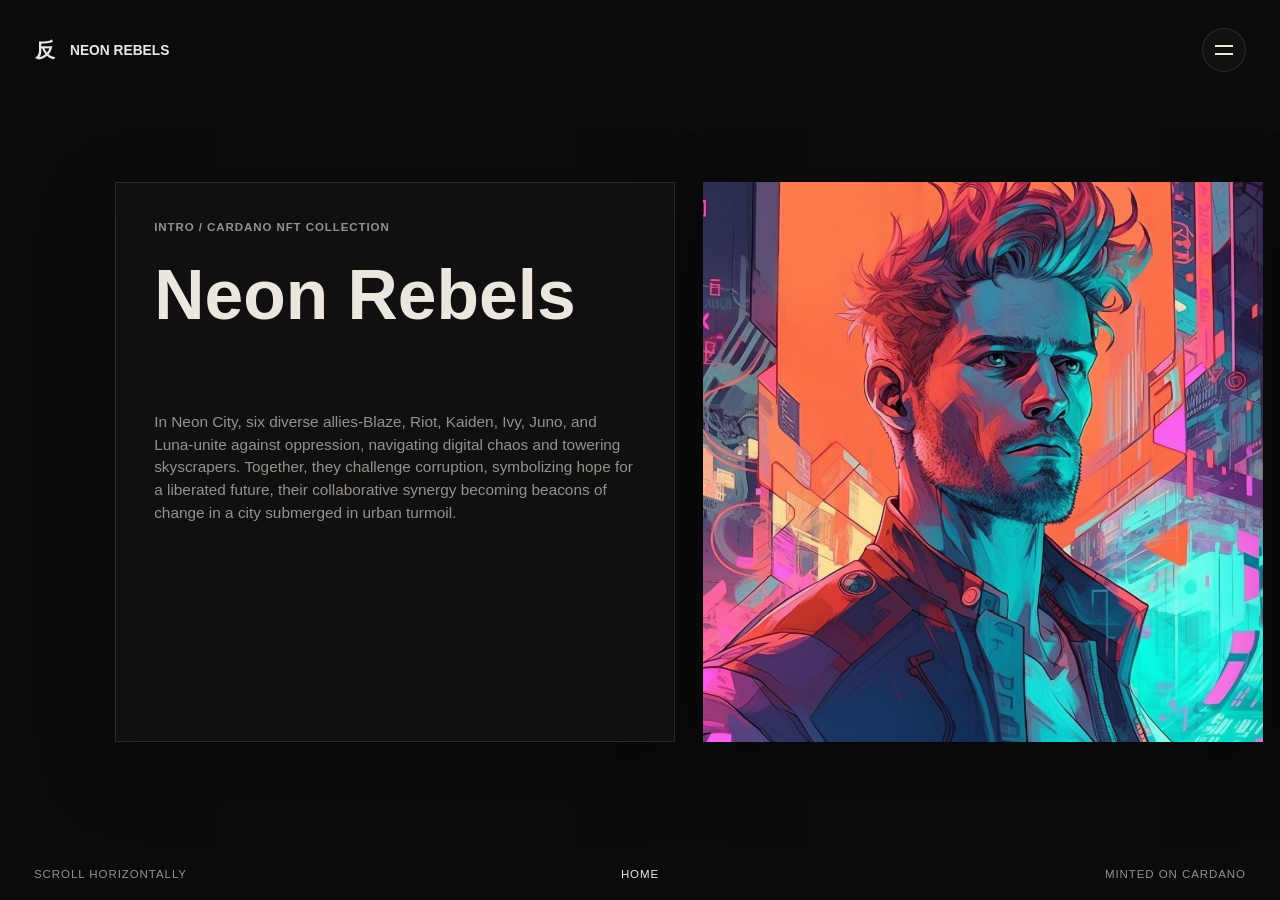
<file: index.html>
<!doctype html>
<html lang="en">
  <head>
    <meta charset="utf-8">
    <meta name="viewport" content="width=device-width, initial-scale=1">
    <meta name="description" content="Neon Rebels is a Cardano NFT collection composed of eleven characters and two scenes set in Neon City.">
    <link rel="canonical" href="https://neonrebels.xyz/">
    <meta property="og:type" content="website">
    <meta property="og:url" content="https://neonrebels.xyz/">
    <meta property="og:title" content="Neon Rebels - Cardano NFT Collection">
    <meta property="og:description" content="Explore Neon Rebels, a Cardano NFT collection composed of eleven characters and two scenes set in Neon City.">
    <meta property="og:image" content="https://neonrebels.xyz/public/neon-rebels/blaze.jpg">
    <meta name="twitter:card" content="summary_large_image">
    <meta name="twitter:title" content="Neon Rebels - Cardano NFT Collection">
    <meta name="twitter:description" content="Explore Neon Rebels, a Cardano NFT collection composed of eleven characters and two scenes set in Neon City.">
    <meta name="twitter:image" content="https://neonrebels.xyz/public/neon-rebels/blaze.jpg">
    <title>Neon Rebels - Cardano NFT Collection</title>
    <link rel="icon" href="favicon.ico">
    <link rel="stylesheet" href="styles.css">
    <script type="application/ld+json">
      {
        "@context": "https://schema.org",
        "@type": "CreativeWork",
        "name": "Neon Rebels",
        "url": "https://neonrebels.xyz/",
        "description": "Neon Rebels is a Cardano NFT collection composed of eleven characters and two scenes set in Neon City.",
        "creator": {
          "@type": "Person",
          "name": "Davide Xyz",
          "url": "https://www.davide.xyz"
        },
        "image": "https://neonrebels.xyz/public/neon-rebels/blaze.jpg",
        "sameAs": [
          "https://cardanoscan.io/tokenPolicy/540d4f0c117a462f80c72f6b10ace93161b6e935f6fbef6cfe0b01ac",
          "https://www.redbubble.com/people/DavideXyz/shop"
        ]
      }
    </script>
  </head>
  <body>
    <header class="app-header">
      <a class="brand" href="#home" aria-label="Neon Rebels home">
        <span class="brand-symbol">反</span>
        <span>Neon Rebels</span>
      </a>
      <button class="menu-toggle" type="button" aria-label="Open menu" aria-expanded="false" aria-controls="menu-panel">
        <span></span>
        <span></span>
      </button>
    </header>

    <nav class="menu-panel" id="menu-panel" aria-label="Main menu">
      <a href="#home">Home</a>
      <a href="#plot">Plot</a>
      <a href="#collection">NFT Collection</a>
      <a href="#about">About</a>
      <a href="#about">Contact</a>
      <a href="https://www.redbubble.com/people/DavideXyz/shop" target="_blank" rel="noreferrer">Redbubble Store</a>
      <a href="privacy.html">Privacy</a>
    </nav>

    <main class="rail" id="rail" aria-label="Neon Rebels horizontal collection">
      <section class="panel home-card" id="home" data-section="Home">
        <p class="eyebrow">Intro / Cardano NFT Collection</p>
        <h1>Neon Rebels</h1>
        <p class="intro-text">
          In Neon City, six diverse allies-Blaze, Riot, Kaiden, Ivy, Juno, and Luna-unite against oppression,
          navigating digital chaos and towering skyscrapers. Together, they challenge corruption, symbolizing hope for a
          liberated future, their collaborative synergy becoming beacons of change in a city submerged in urban turmoil.
        </p>
      </section>

      <figure class="panel nft-card square-media"><img src="public/neon-rebels/blaze.jpg" alt="Blaze NFT artwork"></figure>
      <section class="panel text-card"><p class="eyebrow">001 / Character</p><h2>ブレイズ - Blaze</h2><p>Born to a family of brilliant programmers, Blaze's electric hair symbolizes her fiery determination. After a corporate scandal shattered her family, she immersed herself in hacking, becoming Neon City's digital phantom.</p></section>

      <figure class="panel nft-card square-media"><img src="public/neon-rebels/kaiden.jpg" alt="Kaiden NFT artwork"></figure>
      <section class="panel text-card"><p class="eyebrow">002 / Character</p><h2>会田 - Kaiden</h2><p>Raised in the slums, Kaiden honed stealth skills to survive. Rumors swirl around her cryptic past, fueling her motivation to dismantle the city's corruption. Her affinity for disguise and subterfuge makes her an enigmatic yet crucial member of the team.</p></section>

      <figure class="panel nft-card square-media"><img src="public/neon-rebels/ivy.jpg" alt="Ivy NFT artwork"></figure>
      <section class="panel text-card"><p class="eyebrow">003 / Character</p><h2>ルナ - Ivy</h2><p>From a lineage of innovators, Ivy's inventions rival the city's elite technology. Her heart beats for the marginalized, each creation a step towards equality. In her workshop, surrounded by tools and blueprints, she crafts hope for a better Neon City.</p></section>

      <figure class="panel nft-card square-media"><img src="public/neon-rebels/riot.jpg" alt="Riot NFT artwork"></figure>
      <section class="panel text-card"><p class="eyebrow">004 / Character</p><h2>暴動 - Riot</h2><p>A victim of an industrial accident, Riot emerged with cybernetic strength. Her fearless nature and sense of justice made her the city's guardian. Beneath her tough exterior is a compassionate soul, fighting for the downtrodden, her cyber enhancements a testament to her resilience.</p></section>

      <figure class="panel nft-card square-media"><img src="public/neon-rebels/juno.jpg" alt="Juno NFT artwork"></figure>
      <section class="panel text-card"><p class="eyebrow">005 / Character</p><h2>ジュノ - Juno</h2><p>A strategist since childhood, Juno's mind deciphers chaos into plans of action. Her leadership keeps the team cohesive in the face of danger. Behind her calculating gaze lies a fierce loyalty to justice and her comrades.</p></section>

      <figure class="panel nft-card square-media"><img src="public/neon-rebels/luna.jpg" alt="Luna NFT artwork"></figure>
      <section class="panel text-card"><p class="eyebrow">006 / Character</p><h2>アイビ - Luna</h2><p>Gifted with empathetic senses, Luna feels the city's heartbeat like a second pulse. Her intuitive nature binds the group, offering solace amidst turmoil. Her unwavering empathy kindles the flame of revolution, illuminating a path to a brighter future.</p></section>

      <figure class="panel nft-card square-media"><img src="public/neon-rebels/selena.jpg" alt="Selena NFT artwork"></figure>
      <section class="panel text-card"><p class="eyebrow">007 / Character</p><h2>セレナ - Selena</h2><p>Detective Selena Cruz was once an idealistic recruit, then jaded by Neon City's corruption. Tasked with hunting the rebels, she battles inner turmoil, torn between duty and conscience.</p></section>

      <figure class="panel nft-card square-media"><img src="public/neon-rebels/mara.jpg" alt="Mara NFT artwork"></figure>
      <section class="panel text-card"><p class="eyebrow">008 / Character</p><h2>マラ - Mara</h2><p>Sergeant Mara Kincaid rose through the ranks and embodies authority. With a ruthless determination to maintain order, she pursues the rebels, her loyalty unwavering.</p></section>

      <figure class="panel nft-card square-media"><img src="public/neon-rebels/mia.jpg" alt="Mia NFT artwork"></figure>
      <section class="panel text-card"><p class="eyebrow">009 / Character</p><h2>ミア - Mia</h2><p>Patrol Officer Mia Vasquez is entrusted with the city's streets. Torn between loyalty to her comrades and empathy for the rebels, she grapples with her conscience.</p></section>

      <figure class="panel nft-card square-media"><img src="public/neon-rebels/dax-orlan.jpg" alt="Dax Orlan NFT artwork"></figure>
      <section class="panel text-card"><p class="eyebrow">010 / Character</p><h2>ダックス - Dax Orlan</h2><p>Driven by integrity, Dax fights to dismantle corruption and empower Neon City's oppressed. His efforts inspire hope, but his ideals put him in the crosshairs of powerful enemies.</p></section>

      <figure class="panel nft-card square-media"><img src="public/neon-rebels/elara-voss.jpg" alt="Elara Voss NFT artwork"></figure>
      <section class="panel text-card"><p class="eyebrow">011 / Character</p><h2>エララ - Elara Voss</h2><p>A shrewd politician thriving in Neon City's shadows, Voss manipulates policies to benefit corporations. Her charisma masks greed, making her a dangerous force against rebellion and reform.</p></section>

      <figure class="panel nft-card scene-media"><img src="public/neon-rebels/forbidden-connection.jpg" alt="Forbidden Connection scene NFT artwork"></figure>
      <section class="panel text-card"><p class="eyebrow">012 / Scene</p><h2>禁断の接続 - Forbidden Connection</h2><p>A quiet rupture in Neon City's controlled system: intimacy, signal, and synthetic life meeting inside the machinery of the city.</p></section>

      <figure class="panel nft-card scene-media"><img src="public/neon-rebels/robot-factory.jpg" alt="Robot Factory scene NFT artwork"></figure>
      <section class="panel text-card"><p class="eyebrow">013 / Scene</p><h2>ロボットファクトリー - Robot Factory</h2><p>The production floor behind the myth: polished shells, industrial silence, and the systems that manufacture obedience.</p></section>

      <section class="panel text-card special plot-card" id="plot" data-section="Plot">
        <p class="eyebrow">Plot / 01</p>
        <h2>Six unlikely allies emerge against a dystopian backdrop.</h2>
        <p>In the sprawling metropolis of Neon City, Blaze wove through the digital realm like a phantom. Riot stood as protector. Kaiden danced in the shadows. Ivy arose as a brilliant engineer whose inventions rivalled the city's technology.</p>
      </section>
      <section class="panel text-card special plot-card" data-section="Plot">
        <p class="eyebrow">Plot / 02</p>
        <h2>They become beacons of change.</h2>
        <p>Juno devised plans with calculated precision. Luna understood the city's pulse like a living being. Together, they bypassed surveillance, resisted oppressive regimes, exposed hidden corruption, and fought for a future where freedom could thrive.</p>
      </section>

      <section class="panel text-card special collection-card" id="collection" data-section="NFT Collection">
        <p class="eyebrow">NFT Collection / 01</p>
        <h2>Thirteen minted fragments from Neon City.</h2>
        <p>&quot;Neon Rebels&quot; is a Cardano NFT collection composed of eleven character pieces and two cinematic scenes. Each artwork acts as a visual fragment from the same cyberpunk universe, balancing portrait, atmosphere, and narrative tension.</p>
      </section>

      <section class="panel text-card special collection-card" data-section="NFT Collection">
        <p class="eyebrow">NFT Collection / 02</p>
        <h2>Characters as icons, scenes as evidence.</h2>
        <p>The collection moves between rebels, officers, strategists, engineers, and power brokers. The two scene works expand the world beyond portraiture, revealing the industrial and synthetic systems surrounding the characters.</p>
      </section>

      <section class="panel text-card special collection-card" data-section="NFT Collection">
        <p class="eyebrow">NFT Collection / 03</p>
        <h2>Verified on-chain, built as a visual archive.</h2>
        <p>The collection is minted on Cardano and can be explored through its policy. This first release of the site presents the artworks as an archive rather than a sales page, leaving room for future editions, merchandise, and expanded lore.</p>
        <a class="inline-link" href="https://cardanoscan.io/tokenPolicy/540d4f0c117a462f80c72f6b10ace93161b6e935f6fbef6cfe0b01ac" target="_blank" rel="noreferrer">View Cardano policy</a>
      </section>

      <section class="panel text-card special about-card" id="about" data-section="About">
        <p class="eyebrow">About</p>
        <h2>Davide Xyz</h2>
        <div class="about-meta">
          <p>Digital creator weaving nightmares and dreams in the vast realms of horror and sci-fi. Working with AI, Photoshop, and cinematic references, he builds imaginary worlds where dystopian cities, corrupted systems, synthetic bodies, and fragile human signals collide.</p>
          <p>Contact: davidedotxyz[at]gmail.com</p>
          <div class="about-links" aria-label="Author and project links">
            <a class="inline-link" href="https://www.davide.xyz" target="_blank" rel="noreferrer">Author website</a>
            <a class="inline-link" href="https://www.redbubble.com/people/DavideXyz/shop" target="_blank" rel="noreferrer">Redbubble store</a>
            <a class="inline-link" href="privacy.html">Privacy</a>
          </div>
        </div>
      </section>
    </main>

    <footer class="status-bar" aria-label="Scroll status">
      <span>Scroll horizontally</span>
      <span class="status-title" id="status-title">Home</span>
      <span>Minted on Cardano</span>
    </footer>

    <script src="script.js"></script>
  </body>
</html>
</file>
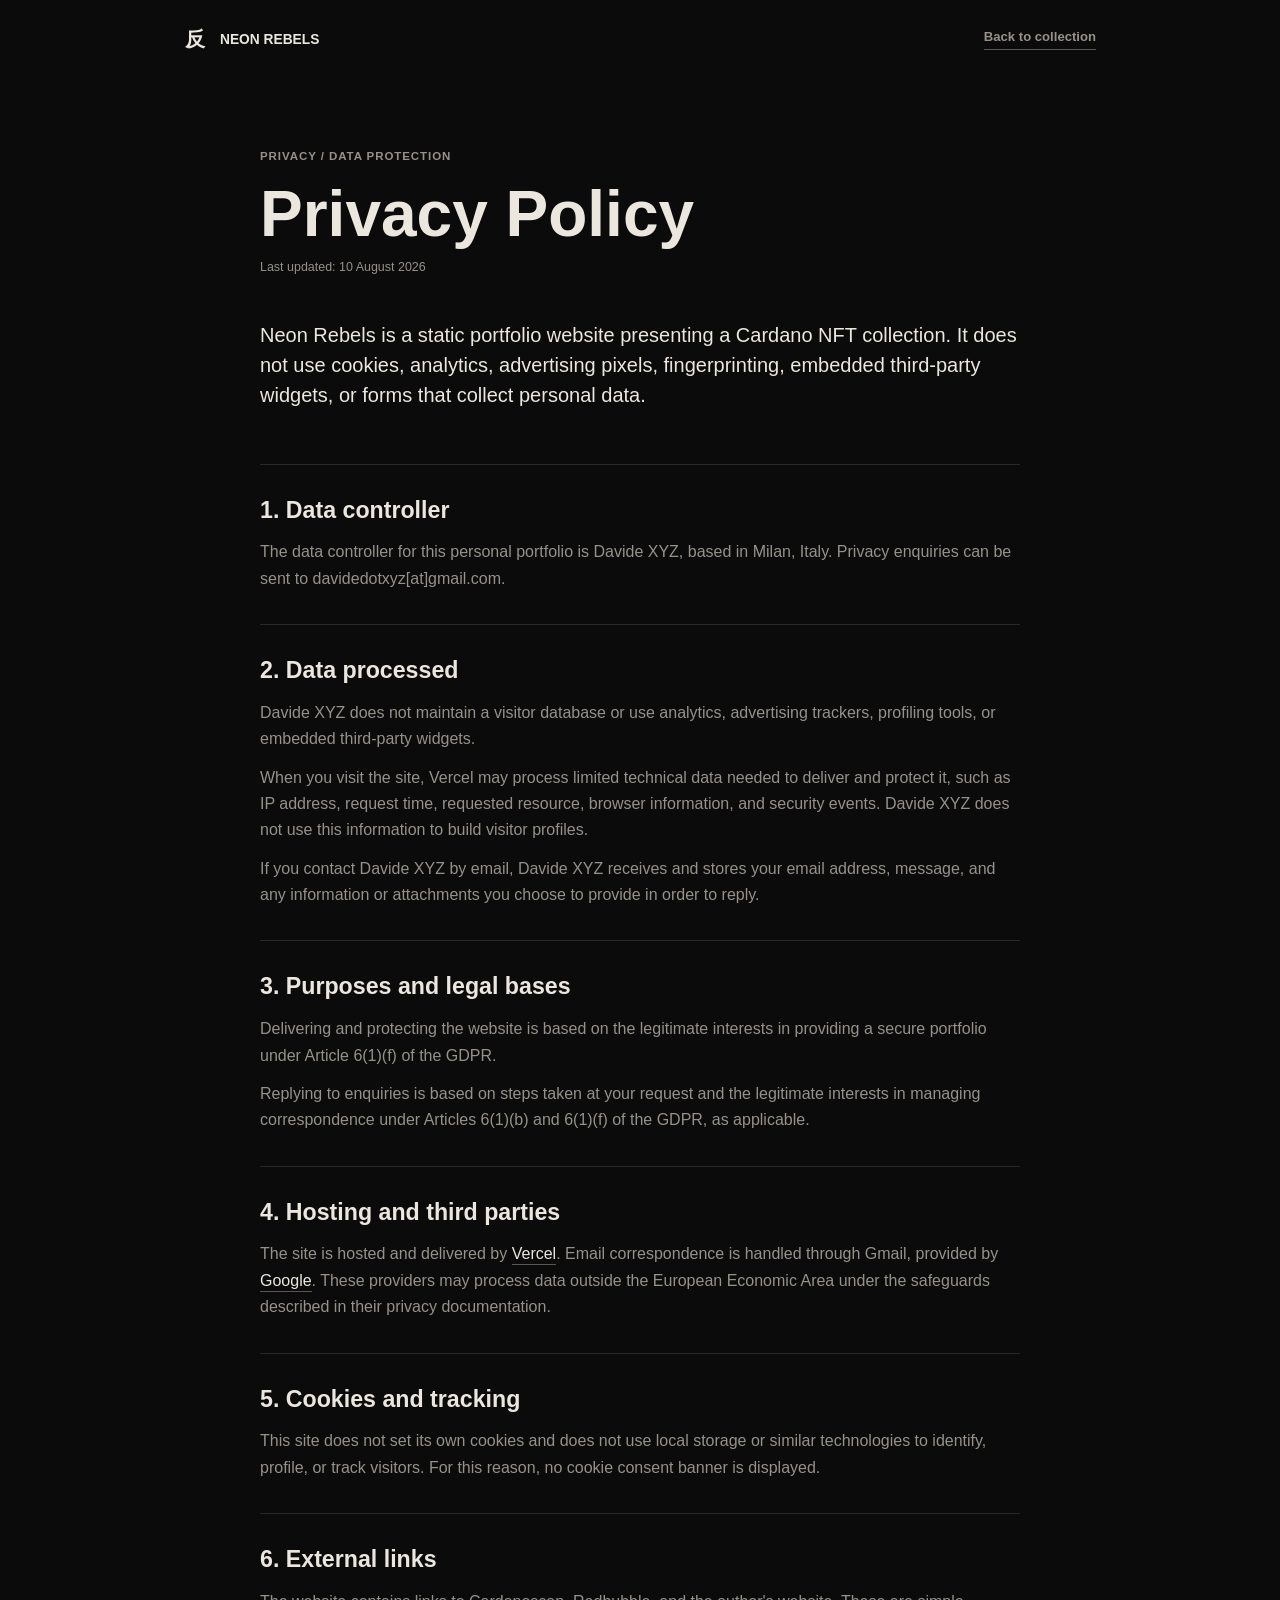
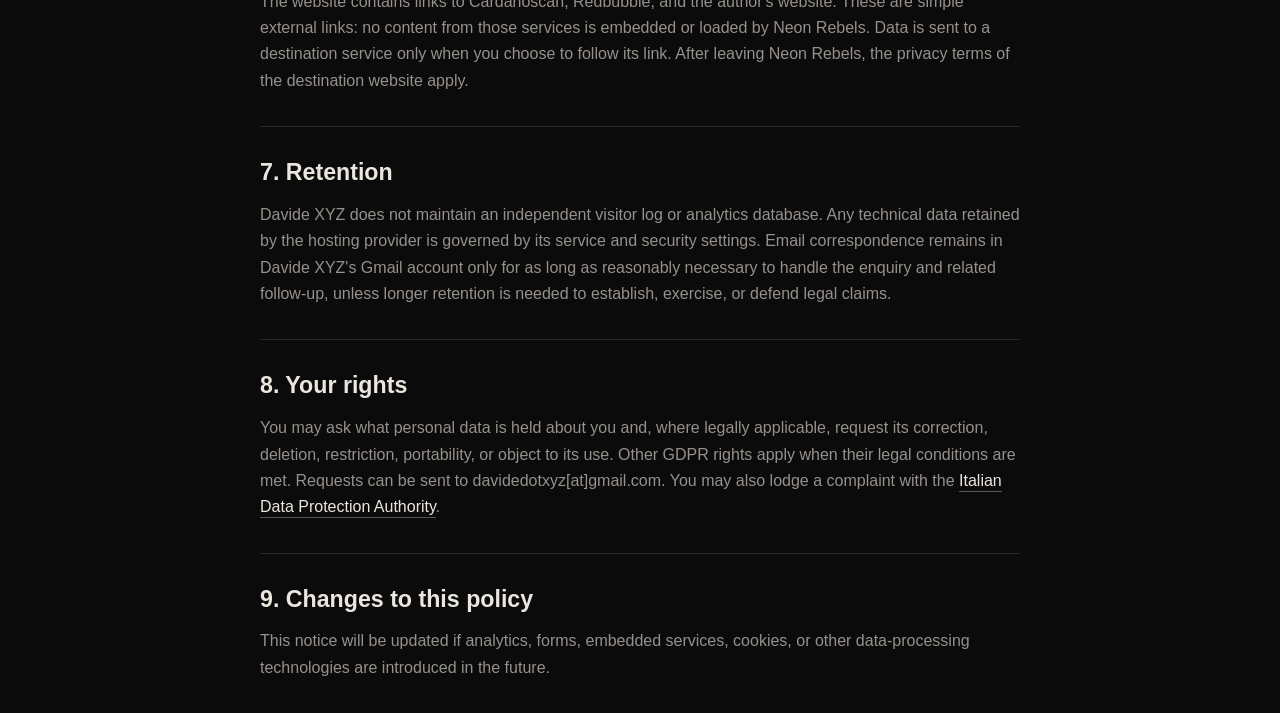
<file: privacy.html>
<!doctype html>
<html lang="en">
  <head>
    <meta charset="utf-8">
    <meta name="viewport" content="width=device-width, initial-scale=1">
    <meta name="description" content="Privacy information for the Neon Rebels website.">
    <meta name="robots" content="noindex,follow">
    <link rel="canonical" href="https://neonrebels.xyz/privacy.html">
    <title>Privacy Policy - Neon Rebels</title>
    <link rel="icon" href="favicon.ico">
    <link rel="stylesheet" href="styles.css">
  </head>
  <body class="privacy-page">
    <header class="privacy-header">
      <a class="brand" href="index.html#home" aria-label="Back to Neon Rebels">
        <span class="brand-symbol">反</span>
        <span>Neon Rebels</span>
      </a>
      <a class="privacy-back" href="index.html#about">Back to collection</a>
    </header>

    <main class="privacy-main">
      <p class="eyebrow">Privacy / Data protection</p>
      <h1>Privacy Policy</h1>
      <p class="privacy-date">Last updated: 10 August 2026</p>
      <p class="privacy-lead">
        Neon Rebels is a static portfolio website presenting a Cardano NFT collection. It does not use cookies,
        analytics, advertising pixels, fingerprinting, embedded third-party widgets, or forms that collect personal data.
      </p>

      <section>
        <h2>1. Data controller</h2>
        <p>
          The data controller for this personal portfolio is Davide XYZ, based in Milan, Italy. Privacy enquiries can
          be sent to davidedotxyz[at]gmail.com.
        </p>
      </section>

      <section>
        <h2>2. Data processed</h2>
        <p>
          Davide XYZ does not maintain a visitor database or use analytics, advertising trackers, profiling tools, or
          embedded third-party widgets.
        </p>
        <p>
          When you visit the site, Vercel may process limited technical data needed to deliver and protect it, such as
          IP address, request time, requested resource, browser information, and security events. Davide XYZ does not
          use this information to build visitor profiles.
        </p>
        <p>
          If you contact Davide XYZ by email, Davide XYZ receives and stores your email address, message, and any
          information or attachments you choose to provide in order to reply.
        </p>
      </section>

      <section>
        <h2>3. Purposes and legal bases</h2>
        <p>
          Delivering and protecting the website is based on the legitimate interests in providing a secure portfolio
          under Article 6(1)(f) of the GDPR.
        </p>
        <p>
          Replying to enquiries is based on steps taken at your request and the legitimate interests in managing
          correspondence under Articles 6(1)(b) and 6(1)(f) of the GDPR, as applicable.
        </p>
      </section>

      <section>
        <h2>4. Hosting and third parties</h2>
        <p>
          The site is hosted and delivered by
          <a href="https://vercel.com/legal/privacy-policy" target="_blank" rel="noreferrer">Vercel</a>. Email
          correspondence is handled through Gmail, provided by
          <a href="https://policies.google.com/privacy" target="_blank" rel="noreferrer">Google</a>. These providers
          may process data outside the European Economic Area under the safeguards described in their privacy
          documentation.
        </p>
      </section>

      <section>
        <h2>5. Cookies and tracking</h2>
        <p>
          This site does not set its own cookies and does not use local storage or similar technologies to identify,
          profile, or track visitors. For this reason, no cookie consent banner is displayed.
        </p>
      </section>

      <section>
        <h2>6. External links</h2>
        <p>
          The website contains links to Cardanoscan, Redbubble, and the author's website. These are simple external
          links: no content from those services is embedded or loaded by Neon Rebels. Data is sent to a destination
          service only when you choose to follow its link. After leaving Neon Rebels, the privacy terms of the
          destination website apply.
        </p>
      </section>

      <section>
        <h2>7. Retention</h2>
        <p>
          Davide XYZ does not maintain an independent visitor log or analytics database. Any technical data retained by
          the hosting provider is governed by its service and security settings. Email correspondence remains in
          Davide XYZ's Gmail account only for as long as reasonably necessary to handle the enquiry and related
          follow-up, unless longer retention is needed to establish, exercise, or defend legal claims.
        </p>
      </section>

      <section>
        <h2>8. Your rights</h2>
        <p>
          You may ask what personal data is held about you and, where legally applicable, request its correction,
          deletion, restriction, portability, or object to its use. Other GDPR rights apply when their legal conditions
          are met. Requests can be sent to davidedotxyz[at]gmail.com. You may also lodge a complaint with the
          <a href="https://www.garanteprivacy.it/" target="_blank" rel="noreferrer">Italian Data Protection Authority</a>.
        </p>
      </section>

      <section>
        <h2>9. Changes to this policy</h2>
        <p>
          This notice will be updated if analytics, forms, embedded services, cookies, or other data-processing
          technologies are introduced in the future.
        </p>
      </section>
    </main>
  </body>
</html>
</file>
<file: styles.css>
:root {
  --bg: #0b0b0c;
  --panel: #151516;
  --text: #ebe7df;
  --muted: #96918a;
  --line: rgba(235, 231, 223, 0.13);
  --line-strong: rgba(235, 231, 223, 0.34);
  --shadow: rgba(0, 0, 0, 0.34);
  --tile: min(64vh, 560px);
  --gap: 28px;
  color-scheme: dark;
}

* {
  box-sizing: border-box;
}

html,
body {
  height: 100%;
}

html {
  scroll-behavior: smooth;
}

body {
  margin: 0;
  overflow: hidden;
  background: var(--bg);
  color: var(--text);
  font-family: ui-sans-serif, -apple-system, BlinkMacSystemFont, "Segoe UI", sans-serif;
}

body.menu-open {
  overflow: hidden;
}

a {
  color: inherit;
  text-decoration: none;
}

img {
  display: block;
  max-width: 100%;
}

.app-header {
  align-items: center;
  display: flex;
  justify-content: space-between;
  left: 0;
  padding: 28px 34px;
  position: fixed;
  right: 0;
  top: 0;
  z-index: 20;
}

.brand {
  align-items: center;
  display: inline-flex;
  gap: 14px;
  font-size: 0.86rem;
  font-weight: 700;
  letter-spacing: 0;
  text-transform: uppercase;
}

.brand-symbol {
  align-items: center;
  color: var(--text);
  display: inline-flex;
  font-size: 1.28rem;
  font-weight: 800;
  height: 22px;
  justify-content: center;
  line-height: 1;
  width: 22px;
}

.menu-toggle {
  align-items: center;
  background: rgba(21, 21, 22, 0.76);
  border: 1px solid var(--line);
  border-radius: 999px;
  display: inline-flex;
  flex-direction: column;
  gap: 6px;
  height: 44px;
  justify-content: center;
  padding: 0;
  width: 44px;
}

.menu-toggle span {
  background: var(--text);
  display: block;
  height: 2px;
  transition: transform 180ms ease;
  width: 18px;
}

.menu-open .menu-toggle span:first-child {
  transform: translateY(4px) rotate(45deg);
}

.menu-open .menu-toggle span:last-child {
  transform: translateY(-4px) rotate(-45deg);
}

.menu-panel {
  align-content: center;
  background: rgba(11, 11, 12, 0.94);
  border-left: 1px solid var(--line);
  display: grid;
  gap: 20px;
  justify-items: start;
  min-height: 100vh;
  padding: 96px 42px;
  position: fixed;
  right: 0;
  top: 0;
  transform: translateX(100%);
  transition: transform 220ms ease;
  width: min(360px, 86vw);
  z-index: 15;
  backdrop-filter: blur(18px);
}

.menu-open .menu-panel {
  transform: translateX(0);
}

.menu-panel a {
  color: var(--text);
  font-size: 1.1rem;
  letter-spacing: 0;
}

.rail {
  align-items: center;
  display: flex;
  gap: var(--gap);
  height: 100vh;
  overflow-x: auto;
  overflow-y: hidden;
  padding: 96px 9vw 72px;
  scroll-behavior: smooth;
  scroll-snap-type: x mandatory;
}

.rail::-webkit-scrollbar {
  height: 0;
}

.panel {
  flex: 0 0 auto;
  scroll-snap-align: center;
}

.home-card,
.text-card {
  background: var(--panel);
  border: 1px solid var(--line);
  box-shadow: 0 24px 70px var(--shadow);
  display: grid;
  grid-template-rows: 18px 116px minmax(0, 1fr);
  row-gap: 28px;
  height: var(--tile);
  overflow: hidden;
  padding: 38px;
  width: var(--tile);
}

.home-card {
  background: #101011;
}

.eyebrow {
  color: var(--muted);
  font-size: 0.72rem;
  font-weight: 800;
  letter-spacing: 0.08em;
  margin: 0;
  text-transform: uppercase;
}

h1,
h2,
p {
  margin: 0;
}

h1 {
  font-size: 4.35rem;
  font-weight: 800;
  letter-spacing: 0;
  line-height: 0.82;
  align-self: start;
}

h2 {
  font-size: 2.35rem;
  font-weight: 760;
  letter-spacing: 0;
  line-height: 0.95;
  align-self: start;
}

.email-title {
  font-size: 2.35rem;
  line-height: 0.9;
}

.email-title span {
  display: block;
}

.home-card p:last-child,
.text-card p:not(.eyebrow) {
  color: var(--muted);
  font-size: 0.96rem;
  line-height: 1.48;
}

.home-card .intro-text {
  color: var(--muted);
  font-size: 0.94rem;
  line-height: 1.45;
}

.nft-card {
  background: var(--panel);
  box-shadow: 0 24px 70px var(--shadow);
  height: var(--tile);
  margin: 0;
  overflow: hidden;
}

.square-media {
  width: var(--tile);
}

.scene-media {
  width: calc(var(--tile) * 1.7778);
}

.nft-card img {
  height: var(--tile);
  object-fit: cover;
  width: 100%;
}

.inline-link {
  border-bottom: 1px solid var(--line-strong);
  color: var(--text);
  font-size: 0.96rem;
  font-weight: 700;
  justify-self: start;
  padding-bottom: 6px;
}

.about-meta {
  align-self: start;
  display: grid;
  gap: 18px;
  min-height: 0;
}

.about-links {
  align-items: flex-start;
  display: flex;
  flex-wrap: wrap;
  gap: 12px 22px;
}

.about-links .inline-link {
  white-space: nowrap;
}

.special {
  background: var(--panel);
  color: var(--text);
}

.status-bar {
  align-items: center;
  bottom: 0;
  color: var(--muted);
  display: grid;
  font-size: 0.72rem;
  grid-template-columns: 1fr auto 1fr;
  left: 0;
  letter-spacing: 0.08em;
  padding: 20px 34px;
  position: fixed;
  right: 0;
  text-transform: uppercase;
  z-index: 10;
}

.status-title {
  color: var(--text);
}

.status-bar span:last-child {
  justify-self: end;
}

.privacy-page {
  height: auto;
  min-height: 100%;
  overflow: auto;
}

.privacy-header {
  align-items: center;
  display: flex;
  justify-content: space-between;
  margin: 0 auto;
  max-width: 980px;
  padding: 28px 34px;
}

.privacy-back {
  border-bottom: 1px solid var(--line-strong);
  color: var(--muted);
  font-size: 0.82rem;
  font-weight: 700;
  padding-bottom: 5px;
}

.privacy-main {
  margin: 72px auto 120px;
  max-width: 760px;
  width: calc(100% - 68px);
}

.privacy-main h1 {
  font-size: 4rem;
  line-height: 0.9;
  margin: 24px 0 16px;
}

.privacy-date {
  color: var(--muted);
  font-size: 0.78rem;
  margin-bottom: 46px;
}

.privacy-lead {
  color: var(--text);
  font-size: 1.25rem;
  line-height: 1.5;
  margin-bottom: 54px;
}

.privacy-main section {
  border-top: 1px solid var(--line);
  padding: 32px 0;
}

.privacy-main section h2 {
  font-size: 1.45rem;
  line-height: 1.15;
  margin-bottom: 16px;
}

.privacy-main section p {
  color: var(--muted);
  font-size: 1rem;
  line-height: 1.65;
}

.privacy-main section p + p {
  margin-top: 12px;
}

.privacy-main section a {
  border-bottom: 1px solid var(--line-strong);
  color: var(--text);
  padding-bottom: 2px;
}

@media (max-width: 760px) {
  body {
    overflow: auto;
  }

  .app-header {
    padding: 22px;
  }

  .rail {
    align-items: stretch;
    display: grid;
    gap: 24px;
    height: auto;
    min-height: 100vh;
    overflow: visible;
    padding: 92px 22px 72px;
    scroll-snap-type: none;
  }

  .panel,
  .home-card,
  .text-card,
  .nft-card,
  .square-media,
  .scene-media {
    height: auto;
    min-width: 0;
    width: 100%;
  }

  .home-card,
  .text-card {
    min-height: 360px;
    overflow: visible;
    padding: 30px;
    row-gap: 22px;
  }

  .square-media {
    aspect-ratio: 1;
  }

  .scene-media {
    aspect-ratio: 16 / 9;
  }

  .nft-card img {
    height: 100%;
  }

  h1 {
    font-size: 3.8rem;
    line-height: 0.88;
  }

  h2 {
    font-size: 2.15rem;
    line-height: 1;
  }

  .email-title {
    font-size: 2rem;
    line-height: 0.9;
  }

  .home-card p:last-child,
  .text-card p:not(.eyebrow),
  .home-card .intro-text {
    font-size: 0.95rem;
    line-height: 1.45;
  }

  .status-bar {
    display: none;
  }

  .privacy-header {
    padding: 22px;
  }

  .privacy-main {
    margin: 48px auto 80px;
    width: calc(100% - 44px);
  }

  .privacy-main h1 {
    font-size: 2.8rem;
    line-height: 0.95;
  }

  .privacy-lead {
    font-size: 1.08rem;
    margin-bottom: 42px;
  }

  .privacy-main section {
    padding: 26px 0;
  }
}

@media (min-width: 761px) and (max-width: 1100px) {
  :root {
    --tile: min(60vh, 500px);
  }

  h1 {
    font-size: 3.9rem;
  }

  h2 {
    font-size: 1.95rem;
    line-height: 1;
  }

  .email-title {
    font-size: 2.05rem;
    line-height: 0.9;
  }

  .home-card,
  .text-card {
    grid-template-rows: 18px 96px minmax(0, 1fr);
    padding: 32px;
    row-gap: 22px;
  }

  .home-card p:last-child,
  .text-card p:not(.eyebrow),
  .home-card .intro-text {
    font-size: 0.9rem;
    line-height: 1.42;
  }
}
</file>
